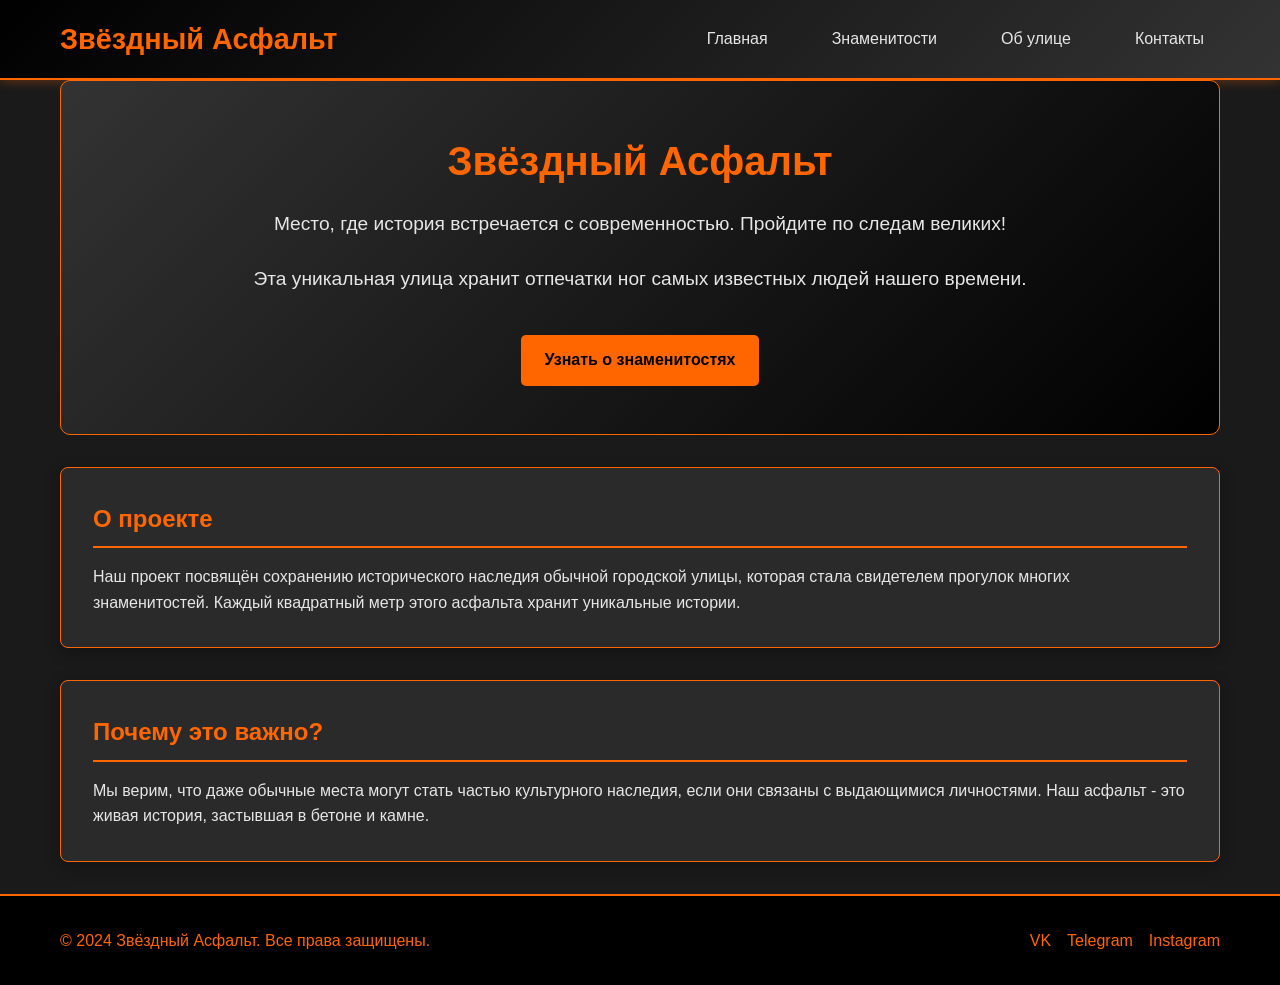
<file: index.html>
<!DOCTYPE html>
<html lang="ru">
<head>
    <meta charset="UTF-8">
    <meta name="viewport" content="width=device-width, initial-scale=1.0">
    <title>Звёздный Асфальт - Главная</title>
    <link rel="stylesheet" href="style.css">
</head>
<body>
    <header>
        <nav class="container">
            <div class="logo">Звёздный Асфальт</div>
            <ul class="nav-links">
                <li><a href="index.html">Главная</a></li>
                <li><a href="celebrities.html">Знаменитости</a></li>
                <li><a href="street.html">Об улице</a></li>
                <li><a href="contacts.html">Контакты</a></li>
            </ul>
        </nav>
    </header>

    <main class="container">
        <section class="hero">
            <h1>Звёздный Асфальт</h1>
            <p>Место, где история встречается с современностью. Пройдите по следам великих!</p>
            <p>Эта уникальная улица хранит отпечатки ног самых известных людей нашего времени.</p>
            <a href="celebrities.html" class="btn">Узнать о знаменитостях</a>
        </section>

        <section class="info-section">
            <h2>О проекте</h2>
            <p>Наш проект посвящён сохранению исторического наследия обычной городской улицы, 
            которая стала свидетелем прогулок многих знаменитостей. Каждый квадратный метр 
            этого асфальта хранит уникальные истории.</p>
        </section>

        <section class="info-section">
            <h2>Почему это важно?</h2>
            <p>Мы верим, что даже обычные места могут стать частью культурного наследия, 
            если они связаны с выдающимися личностями. Наш асфальт - это живая история, 
            застывшая в бетоне и камне.</p>
        </section>
    </main>

    <footer>
        <div class="container footer-content">
            <p>&copy; 2024 Звёздный Асфальт. Все права защищены.</p>
            <div class="social-links">
                <a href="#">VK</a>
                <a href="#">Telegram</a>
                <a href="#">Instagram</a>
            </div>
        </div>
    </footer>
</body>
</html>
</file>
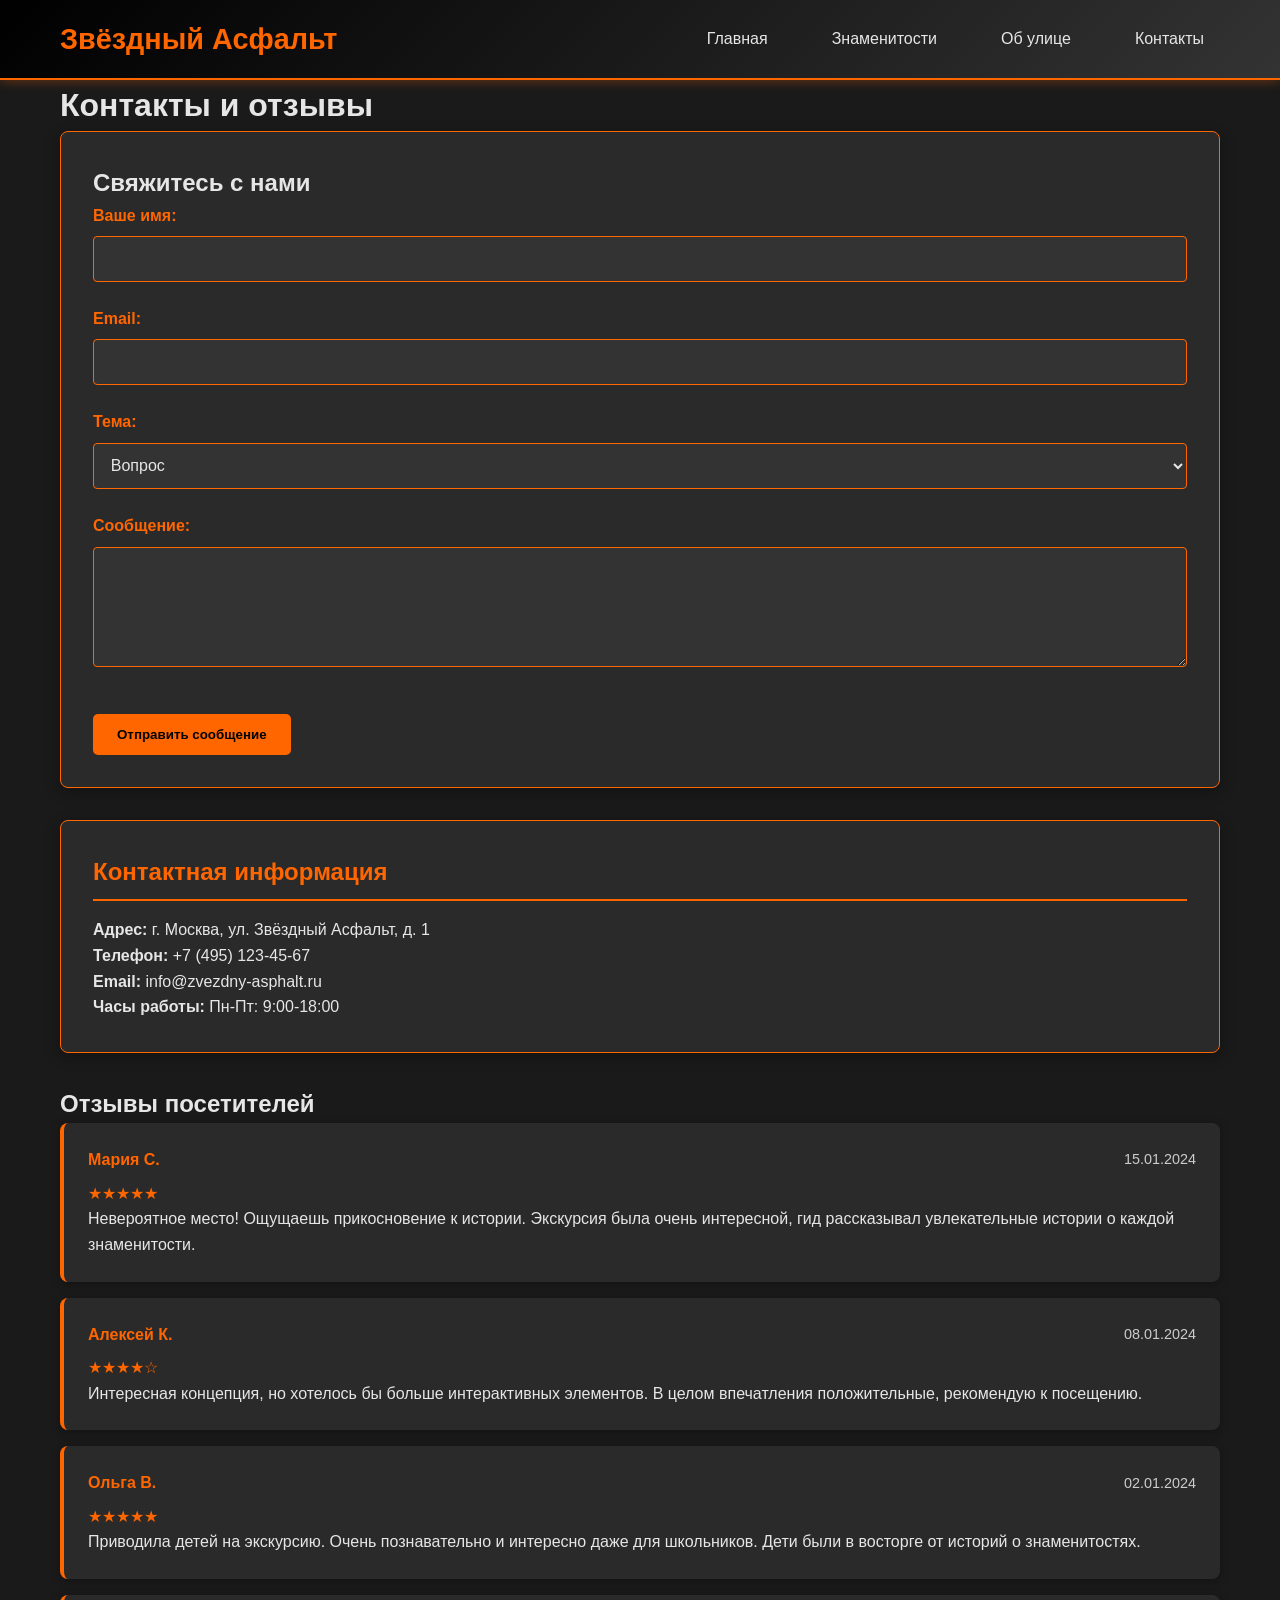
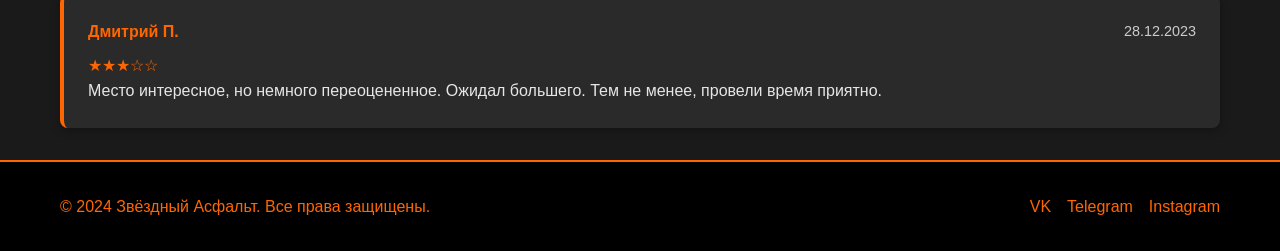
<file: contacts.html>
<!DOCTYPE html>
<html lang="ru">
<head>
    <meta charset="UTF-8">
    <meta name="viewport" content="width=device-width, initial-scale=1.0">
    <title>Контакты - Звёздный Асфальт</title>
    <link rel="stylesheet" href="style.css">
</head>
<body>
    <header>
        <nav class="container">
            <div class="logo">Звёздный Асфальт</div>
            <ul class="nav-links">
                <li><a href="index.html">Главная</a></li>
                <li><a href="celebrities.html">Знаменитости</a></li>
                <li><a href="street.html">Об улице</a></li>
                <li><a href="contacts.html">Контакты</a></li>
            </ul>
        </nav>
    </header>

    <main class="container">
        <h1>Контакты и отзывы</h1>

        <div class="contact-form">
            <h2>Свяжитесь с нами</h2>
            <form>
                <div class="form-group">
                    <label for="name">Ваше имя:</label>
                    <input type="text" id="name" name="name" required>
                </div>

                <div class="form-group">
                    <label for="email">Email:</label>
                    <input type="email" id="email" name="email" required>
                </div>

                <div class="form-group">
                    <label for="subject">Тема:</label>
                    <select id="subject" name="subject">
                        <option value="question">Вопрос</option>
                        <option value="excursion">Запись на экскурсию</option>
                        <option value="cooperation">Сотрудничество</option>
                        <option value="other">Другое</option>
                    </select>
                </div>

                <div class="form-group">
                    <label for="message">Сообщение:</label>
                    <textarea id="message" name="message" required></textarea>
                </div>

                <button type="submit" class="btn">Отправить сообщение</button>
            </form>
        </div>

        <div class="info-section">
            <h2>Контактная информация</h2>
            <p><strong>Адрес:</strong> г. Москва, ул. Звёздный Асфальт, д. 1</p>
            <p><strong>Телефон:</strong> +7 (495) 123-45-67</p>
            <p><strong>Email:</strong> info@zvezdny-asphalt.ru</p>
            <p><strong>Часы работы:</strong> Пн-Пт: 9:00-18:00</p>
        </div>

        <div class="reviews-section">
            <h2>Отзывы посетителей</h2>

            <div class="review">
                <div class="review-header">
                    <span class="review-author">Мария С.</span>
                    <span class="review-date">15.01.2024</span>
                </div>
                <div class="review-rating">★★★★★</div>
                <p>Невероятное место! Ощущаешь прикосновение к истории. Экскурсия была очень интересной, 
                гид рассказывал увлекательные истории о каждой знаменитости.</p>
            </div>

            <div class="review">
                <div class="review-header">
                    <span class="review-author">Алексей К.</span>
                    <span class="review-date">08.01.2024</span>
                </div>
                <div class="review-rating">★★★★☆</div>
                <p>Интересная концепция, но хотелось бы больше интерактивных элементов. 
                В целом впечатления положительные, рекомендую к посещению.</p>
            </div>

            <div class="review">
                <div class="review-header">
                    <span class="review-author">Ольга В.</span>
                    <span class="review-date">02.01.2024</span>
                </div>
                <div class="review-rating">★★★★★</div>
                <p>Приводила детей на экскурсию. Очень познавательно и интересно даже для школьников. 
                Дети были в восторге от историй о знаменитостях.</p>
            </div>

            <div class="review">
                <div class="review-header">
                    <span class="review-author">Дмитрий П.</span>
                    <span class="review-date">28.12.2023</span>
                </div>
                <div class="review-rating">★★★☆☆</div>
                <p>Место интересное, но немного переоцененное. Ожидал большего. 
                Тем не менее, провели время приятно.</p>
            </div>
        </div>
    </main>

    <footer>
        <div class="container footer-content">
            <p>&copy; 2024 Звёздный Асфальт. Все права защищены.</p>
            <div class="social-links">
                <a href="#">VK</a>
                <a href="#">Telegram</a>
                <a href="#">Instagram</a>
            </div>
        </div>
    </footer>
</body>
</html>
</file>
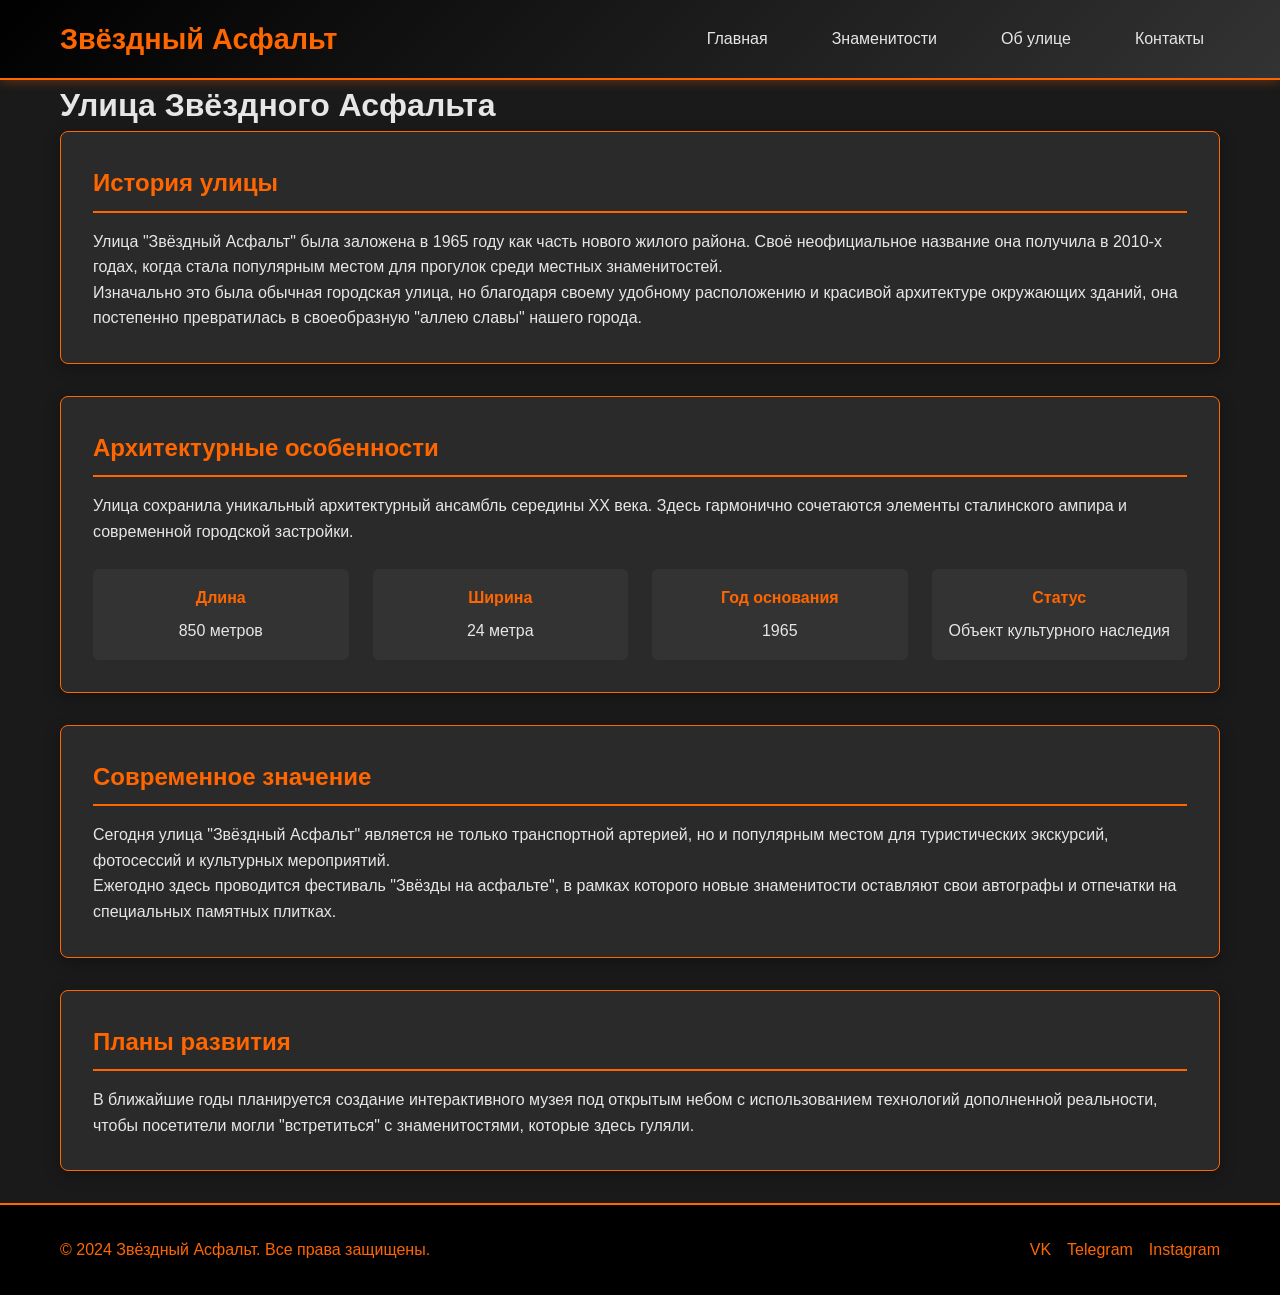
<file: street.html>
<!DOCTYPE html>
<html lang="ru">
<head>
    <meta charset="UTF-8">
    <meta name="viewport" content="width=device-width, initial-scale=1.0">
    <title>Об улице - Звёздный Асфальт</title>
    <link rel="stylesheet" href="style.css">
</head>
<body>
    <header>
        <nav class="container">
            <div class="logo">Звёздный Асфальт</div>
            <ul class="nav-links">
                <li><a href="index.html">Главная</a></li>
                <li><a href="celebrities.html">Знаменитости</a></li>
                <li><a href="street.html">Об улице</a></li>
                <li><a href="contacts.html">Контакты</a></li>
            </ul>
        </nav>
    </header>

    <main class="container">
        <h1>Улица Звёздного Асфальта</h1>

        <div class="info-section">
            <h2>История улицы</h2>
            <p>Улица "Звёздный Асфальт" была заложена в 1965 году как часть нового жилого района. 
            Своё неофициальное название она получила в 2010-х годах, когда стала популярным местом 
            для прогулок среди местных знаменитостей.</p>
            
            <p>Изначально это была обычная городская улица, но благодаря своему удобному расположению 
            и красивой архитектуре окружающих зданий, она постепенно превратилась в своеобразную 
            "аллею славы" нашего города.</p>
        </div>

        <div class="info-section">
            <h2>Архитектурные особенности</h2>
            <p>Улица сохранила уникальный архитектурный ансамбль середины XX века. Здесь гармонично 
            сочетаются элементы сталинского ампира и современной городской застройки.</p>
            
            <div class="street-features">
                <div class="feature">
                    <h4>Длина</h4>
                    <p>850 метров</p>
                </div>
                <div class="feature">
                    <h4>Ширина</h4>
                    <p>24 метра</p>
                </div>
                <div class="feature">
                    <h4>Год основания</h4>
                    <p>1965</p>
                </div>
                <div class="feature">
                    <h4>Статус</h4>
                    <p>Объект культурного наследия</p>
                </div>
            </div>
        </div>

        <div class="info-section">
            <h2>Современное значение</h2>
            <p>Сегодня улица "Звёздный Асфальт" является не только транспортной артерией, 
            но и популярным местом для туристических экскурсий, фотосессий и культурных мероприятий.</p>
            
            <p>Ежегодно здесь проводится фестиваль "Звёзды на асфальте", в рамках которого 
            новые знаменитости оставляют свои автографы и отпечатки на специальных памятных плитках.</p>
        </div>

        <div class="info-section">
            <h2>Планы развития</h2>
            <p>В ближайшие годы планируется создание интерактивного музея под открытым небом 
            с использованием технологий дополненной реальности, чтобы посетители могли 
            "встретиться" с знаменитостями, которые здесь гуляли.</p>
        </div>
    </main>

    <footer>
        <div class="container footer-content">
            <p>&copy; 2024 Звёздный Асфальт. Все права защищены.</p>
            <div class="social-links">
                <a href="#">VK</a>
                <a href="#">Telegram</a>
                <a href="#">Instagram</a>
            </div>
        </div>
    </footer>
</body>
</html>
</file>
<file: style.css>
* {
    margin: 0;
    padding: 0;
    box-sizing: border-box;
}

body {
    font-family: 'Arial', sans-serif;
    background-color: #1a1a1a;
    color: #e6e6e6;
    line-height: 1.6;
}

.container {
    max-width: 1200px;
    margin: 0 auto;
    padding: 0 20px;
}

/* Header Styles */
header {
    background: linear-gradient(135deg, #000000, #333333);
    color: #ff6600;
    padding: 1rem 0;
    box-shadow: 0 2px 10px rgba(255, 102, 0, 0.3);
    border-bottom: 2px solid #ff6600;
}

nav {
    display: flex;
    justify-content: space-between;
    align-items: center;
}

.logo {
    font-size: 1.8rem;
    font-weight: bold;
    color: #ff6600;
}

.nav-links {
    display: flex;
    list-style: none;
}

.nav-links li {
    margin-left: 2rem;
}

.nav-links a {
    color: #e6e6e6;
    text-decoration: none;
    font-weight: 500;
    transition: color 0.3s;
    padding: 0.5rem 1rem;
    border-radius: 4px;
}

.nav-links a:hover {
    color: #ff6600;
    background-color: rgba(255, 102, 0, 0.1);
}

/* Main Content */
main {
    padding: 2rem 0;
    min-height: calc(100vh - 200px);
}

.hero {
    background: linear-gradient(135deg, #333333, #000000);
    padding: 3rem;
    border-radius: 10px;
    text-align: center;
    margin-bottom: 2rem;
    border: 1px solid #ff6600;
}

.hero h1 {
    font-size: 2.5rem;
    margin-bottom: 1rem;
    color: #ff6600;
}

.hero p {
    font-size: 1.2rem;
    margin-bottom: 1.5rem;
}

.btn {
    display: inline-block;
    background: #ff6600;
    color: #000000;
    padding: 0.8rem 1.5rem;
    text-decoration: none;
    border-radius: 5px;
    transition: background 0.3s;
    margin-top: 1rem;
    font-weight: bold;
    border: none;
    cursor: pointer;
}

.btn:hover {
    background: #e65c00;
    transform: translateY(-2px);
}

/* Celebrities Grid */
.celebrities-grid {
    display: grid;
    grid-template-columns: repeat(auto-fit, minmax(280px, 1fr));
    gap: 2rem;
    margin-top: 2rem;
}

.celebrity-card {
    background: #2a2a2a;
    border-radius: 8px;
    padding: 1.5rem;
    text-align: center;
    box-shadow: 0 4px 15px rgba(0,0,0,0.3);
    transition: transform 0.3s;
    border: 1px solid #ff6600;
}

.celebrity-card:hover {
    transform: translateY(-5px);
    box-shadow: 0 6px 20px rgba(255, 102, 0, 0.2);
}

.celebrity-card img {
    width: 150px;
    height: 150px;
    object-fit: cover;
    border-radius: 50%;
    margin-bottom: 1rem;
    border: 3px solid #ff6600;
}

.celebrity-card h3 {
    color: #ff6600;
    margin-bottom: 0.5rem;
}

.celebrity-card .profession {
    color: #cccccc;
    font-style: italic;
    margin-bottom: 1rem;
}

/* Info Sections */
.info-section {
    background: #2a2a2a;
    padding: 2rem;
    border-radius: 8px;
    margin-bottom: 2rem;
    box-shadow: 0 4px 15px rgba(0,0,0,0.3);
    border: 1px solid #ff6600;
}

.info-section h2 {
    color: #ff6600;
    margin-bottom: 1rem;
    border-bottom: 2px solid #ff6600;
    padding-bottom: 0.5rem;
}

.street-features {
    display: grid;
    grid-template-columns: repeat(auto-fit, minmax(250px, 1fr));
    gap: 1.5rem;
    margin-top: 1.5rem;
}

.feature {
    background: #333333;
    padding: 1rem;
    border-radius: 6px;
    text-align: center;
}

.feature h4 {
    color: #ff6600;
    margin-bottom: 0.5rem;
}

/* Contact Form */
.contact-form {
    background: #2a2a2a;
    padding: 2rem;
    border-radius: 8px;
    box-shadow: 0 4px 15px rgba(0,0,0,0.3);
    border: 1px solid #ff6600;
    margin-bottom: 2rem;
}

.form-group {
    margin-bottom: 1.5rem;
}

.form-group label {
    display: block;
    margin-bottom: 0.5rem;
    color: #ff6600;
    font-weight: bold;
}

.form-group input,
.form-group textarea,
.form-group select {
    width: 100%;
    padding: 0.8rem;
    border: 1px solid #ff6600;
    border-radius: 4px;
    font-size: 1rem;
    background: #333333;
    color: #e6e6e6;
}

.form-group textarea {
    height: 120px;
    resize: vertical;
}

/* Reviews */
.reviews-section {
    margin-top: 2rem;
}

.review {
    background: #2a2a2a;
    padding: 1.5rem;
    border-radius: 8px;
    margin-bottom: 1rem;
    box-shadow: 0 2px 10px rgba(0,0,0,0.3);
    border-left: 4px solid #ff6600;
}

.review-header {
    display: flex;
    justify-content: space-between;
    margin-bottom: 0.5rem;
    align-items: center;
}

.review-author {
    font-weight: bold;
    color: #ff6600;
}

.review-date {
    color: #cccccc;
    font-size: 0.9rem;
}

.review-rating {
    color: #ff6600;
    margin-top: 0.5rem;
}

/* Footer */
footer {
    background: #000000;
    color: #ff6600;
    text-align: center;
    padding: 2rem 0;
    margin-top: 2rem;
    border-top: 2px solid #ff6600;
}

.footer-content {
    display: flex;
    justify-content: space-between;
    align-items: center;
    flex-wrap: wrap;
}

.social-links {
    display: flex;
    gap: 1rem;
}

.social-links a {
    color: #ff6600;
    text-decoration: none;
    transition: color 0.3s;
}

.social-links a:hover {
    color: #e65c00;
}

/* Responsive Design */
@media (max-width: 768px) {
    .nav-links {
        flex-direction: column;
        gap: 1rem;
    }
    
    .nav-links li {
        margin-left: 0;
    }
    
    .footer-content {
        flex-direction: column;
        gap: 1rem;
    }
    
    .hero {
        padding: 2rem 1rem;
    }
}
</file>
